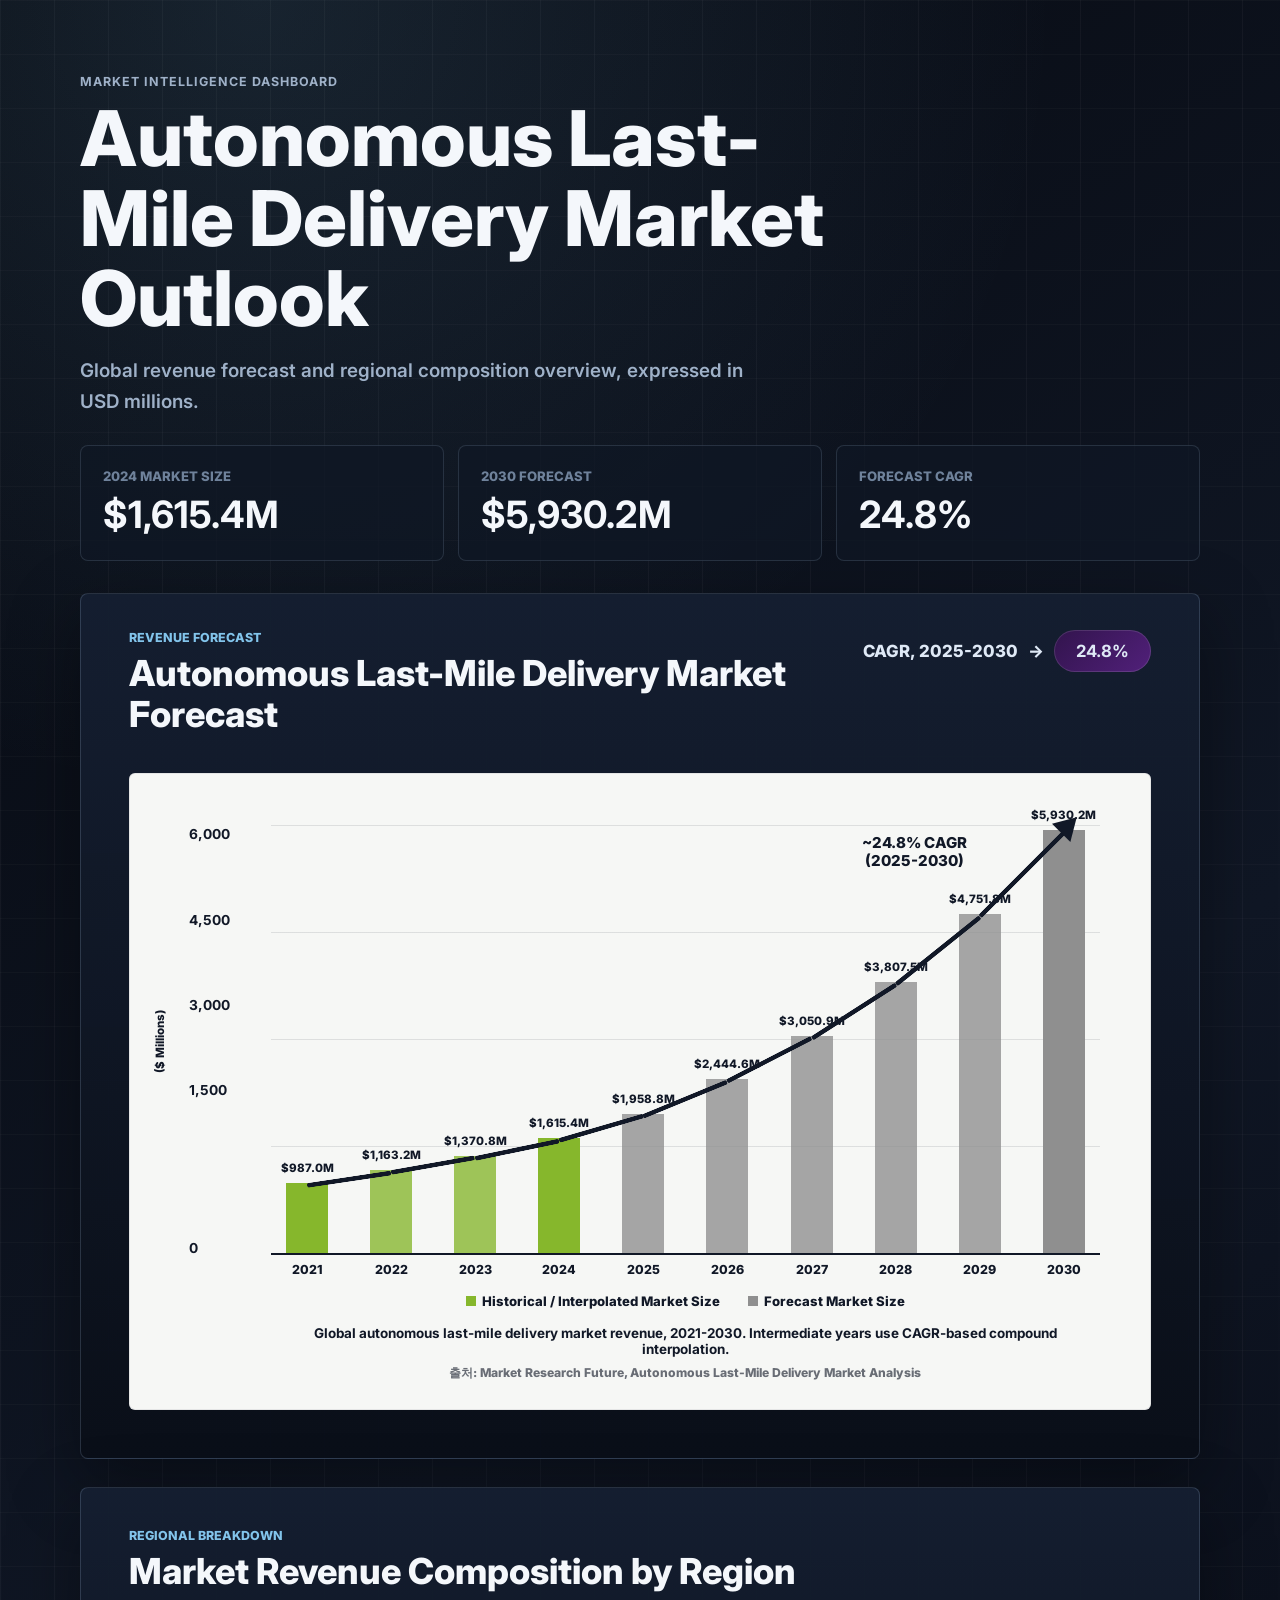
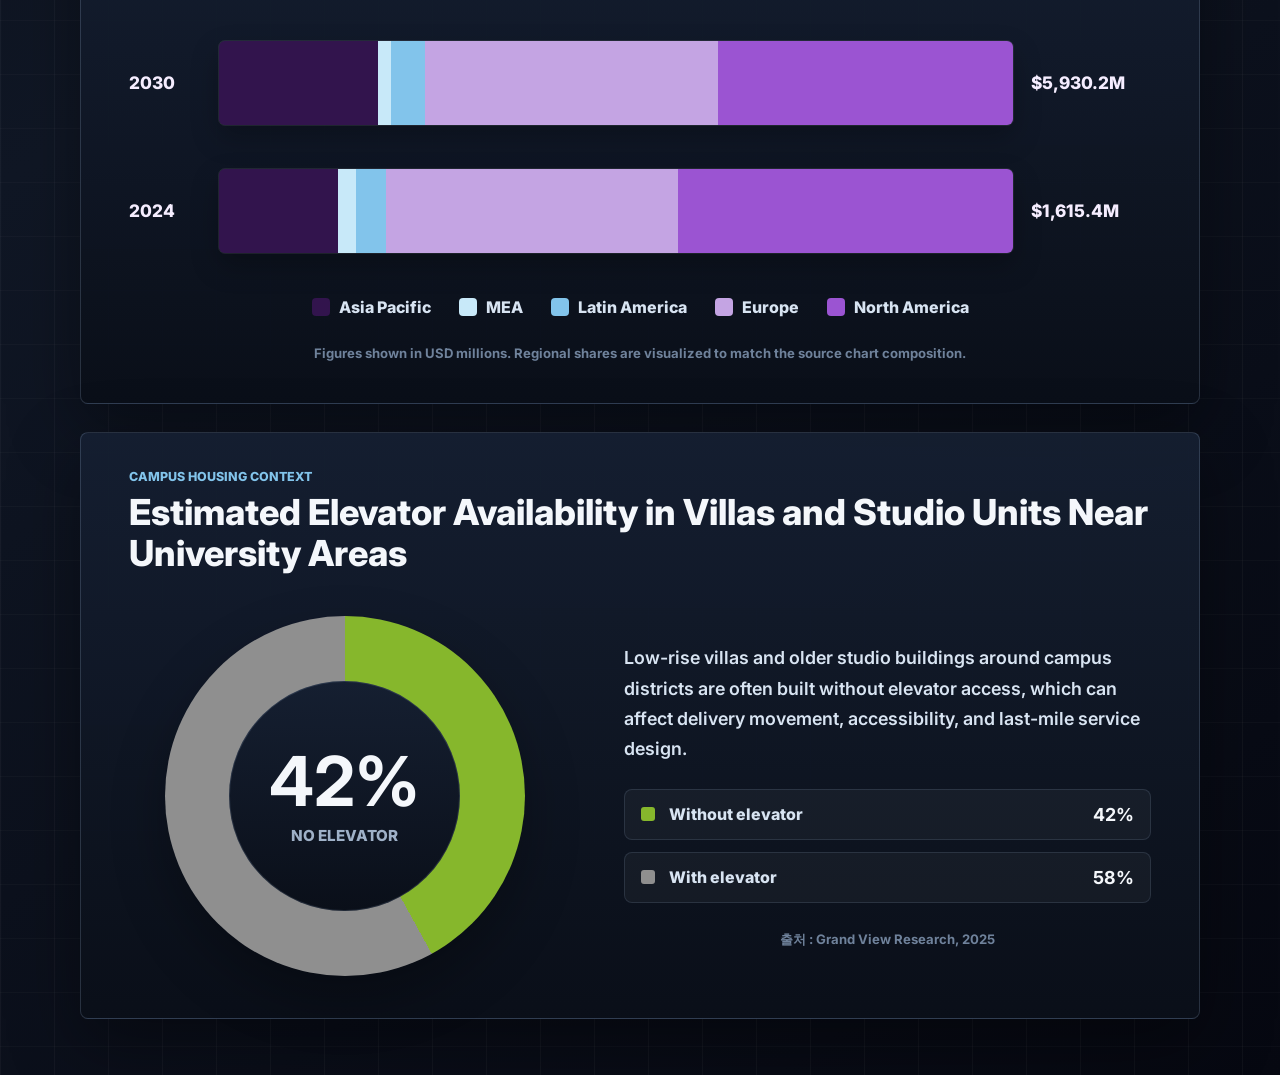
<file: index.html>
<!doctype html>
<html lang="ko">
  <head>
    <meta charset="utf-8">
    <meta name="viewport" content="width=device-width, initial-scale=1">
    <meta http-equiv="refresh" content="0; url=presentaion/">
    <title>Autonomous Last-Mile Delivery Market Outlook</title>
  </head>
  <body>
    <p><a href="presentaion/">Autonomous Last-Mile Delivery Market Outlook</a></p>
  </body>
</html>
</file>
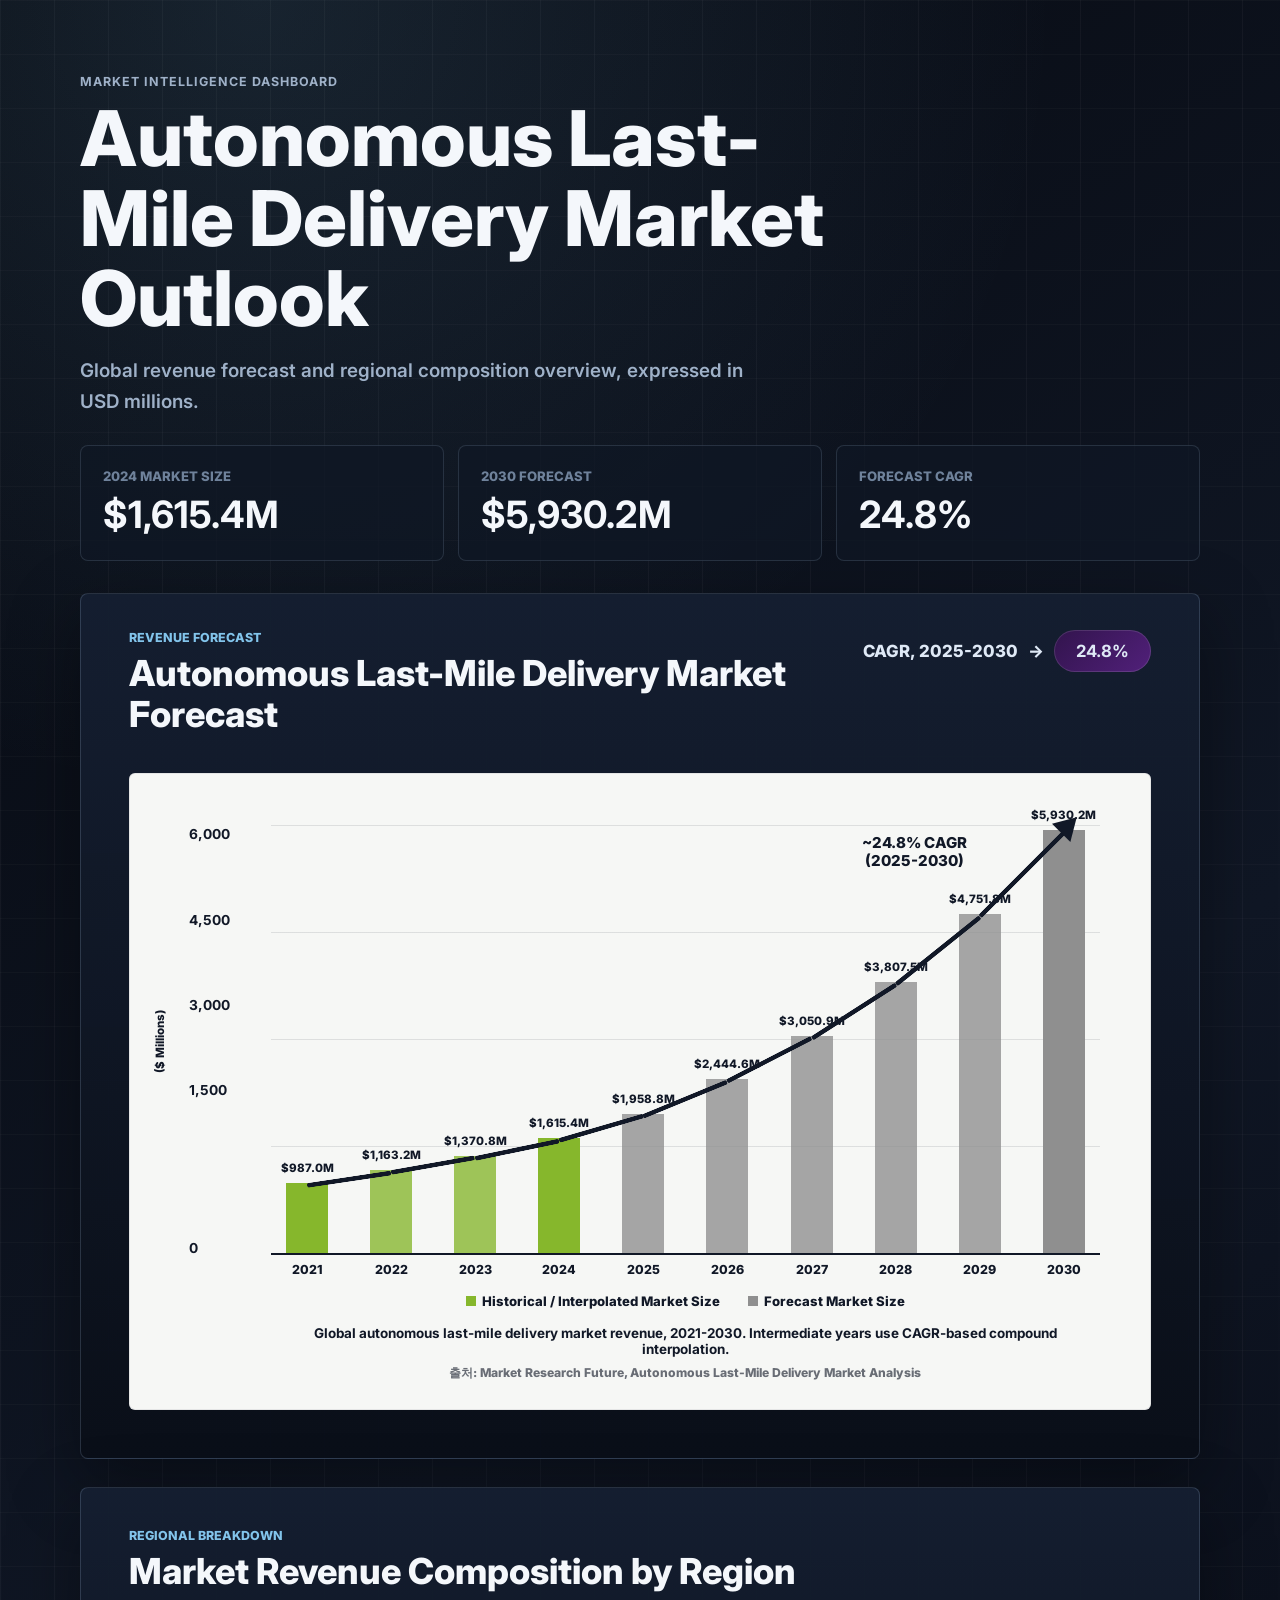
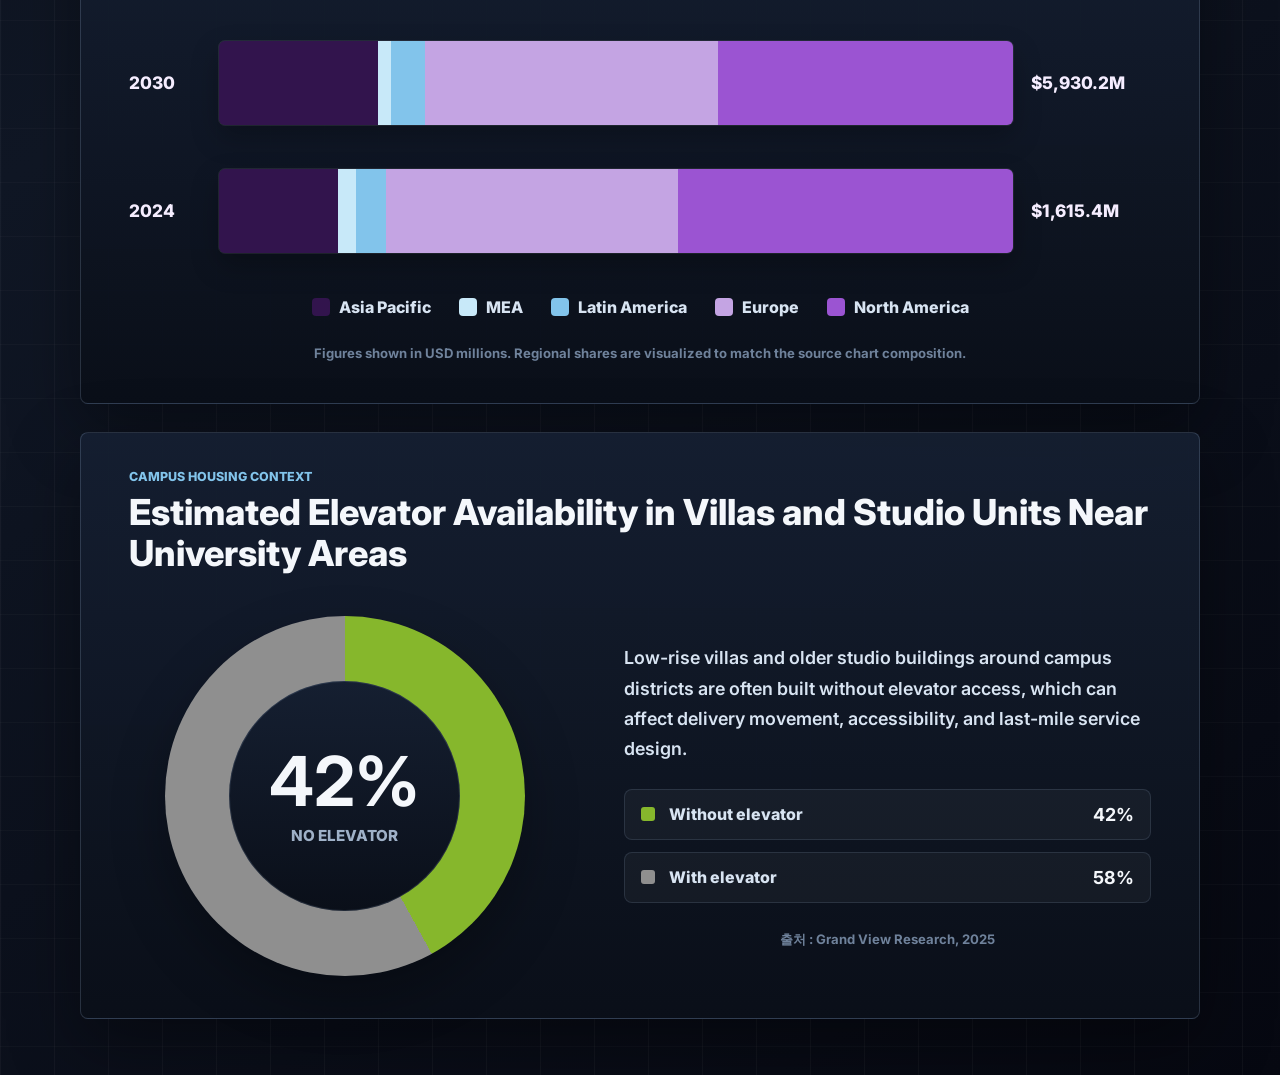
<file: presentaion/index.html>
<!doctype html>
<html lang="ko">
  <head>
    <meta charset="utf-8">
    <meta name="viewport" content="width=device-width, initial-scale=1">
    <title>Autonomous Last-Mile Delivery Market Outlook</title>
    <link rel="preconnect" href="https://fonts.googleapis.com">
    <link rel="preconnect" href="https://fonts.gstatic.com" crossorigin>
    <link href="https://fonts.googleapis.com/css2?family=Inter:wght@500;600;700;800&display=swap" rel="stylesheet">
    <link rel="stylesheet" href="style.css?v=20260602-arrow-polyline">
  </head>
  <body>
    <main class="page-shell">
      <section class="hero">
        <p class="eyebrow">Market Intelligence Dashboard</p>
        <h1>Autonomous Last-Mile Delivery Market Outlook</h1>
        <p class="hero-copy">Global revenue forecast and regional composition overview, expressed in USD millions.</p>
        <div class="kpi-grid" aria-label="Key market indicators">
          <div class="kpi-card">
            <span>2024 Market Size</span>
            <strong>$1,615.4M</strong>
          </div>
          <div class="kpi-card">
            <span>2030 Forecast</span>
            <strong>$5,930.2M</strong>
          </div>
          <div class="kpi-card">
            <span>Forecast CAGR</span>
            <strong>24.8%</strong>
          </div>
        </div>
      </section>

      <section class="chart-panel report-panel" aria-labelledby="market-title">
        <div class="panel-heading">
          <div>
            <p class="section-kicker">Revenue Forecast</p>
            <h2 id="market-title">Autonomous Last-Mile Delivery Market Forecast</h2>
          </div>
          <div class="cagr-badge" aria-label="CAGR 2025 to 2030 is 24.8 percent">
            <span>CAGR, 2025-2030</span>
            <span aria-hidden="true">&rarr;</span>
            <strong>24.8%</strong>
          </div>
        </div>

        <div class="report-chart" role="img" aria-label="Autonomous last-mile delivery market forecast from 2021 to 2030, with 24.8 percent CAGR from 2025 to 2030.">
          <div class="axis-title">($ Millions)</div>
          <div class="report-y-axis" aria-hidden="true">
            <span>6,000</span>
            <span>4,500</span>
            <span>3,000</span>
            <span>1,500</span>
            <span>0</span>
          </div>
          <div class="report-plot">
            <div class="trend-arrow-layer" id="trend-arrow-layer" aria-hidden="true"></div>
            <div class="cagr-note">~24.8% CAGR<br>(2025-2030)</div>
            <div class="report-bars" id="market-bars"></div>
          </div>
          <div class="report-legend" aria-label="Market forecast legend">
            <span><i class="legend-green"></i>Historical / Interpolated Market Size</span>
            <span><i class="legend-gray"></i>Forecast Market Size</span>
          </div>
          <p class="report-caption">Global autonomous last-mile delivery market revenue, 2021-2030. Intermediate years use CAGR-based compound interpolation.</p>
          <p class="chart-source">출처: Market Research Future, Autonomous Last-Mile Delivery Market Analysis</p>
        </div>
      </section>

      <section class="chart-panel region-panel" aria-labelledby="region-title">
        <div class="panel-heading">
          <div>
            <p class="section-kicker">Regional Breakdown</p>
            <h2 id="region-title">Market Revenue Composition by Region</h2>
          </div>
        </div>
        <div class="region-chart" id="region-chart" aria-label="Regional stacked bars for 2024 and 2030"></div>
        <div class="legend" id="legend" aria-label="Region color legend"></div>
        <p class="source-note">Figures shown in USD millions. Regional shares are visualized to match the source chart composition.</p>
      </section>

      <section class="chart-panel housing-panel" aria-labelledby="housing-title">
        <div class="panel-heading">
          <div>
            <p class="section-kicker">Campus Housing Context</p>
            <h2 id="housing-title">Estimated Elevator Availability in Villas and Studio Units Near University Areas</h2>
          </div>
        </div>
        <div class="housing-grid">
          <div class="donut-chart" id="housing-donut" role="img" aria-label="Estimated share of villa and studio units near university areas without elevators.">
            <div class="donut-center">
              <strong>42%</strong>
              <span>No Elevator</span>
            </div>
          </div>
          <div class="housing-copy">
            <p class="housing-lead">Low-rise villas and older studio buildings around campus districts are often built without elevator access, which can affect delivery movement, accessibility, and last-mile service design.</p>
            <div class="housing-stats" id="housing-stats"></div>
            <p class="source-note">출처 : Grand View Research, 2025</p>
          </div>
        </div>
      </section>
    </main>

    <script src="script.js?v=20260602-dom-arrow"></script>
  </body>
</html>
</file>
<file: presentaion/style.css>
:root {
  --bg: #080b12;
  --panel: #101725;
  --panel-strong: #151f31;
  --text: #f4f7fb;
  --muted: #9fb1c8;
  --subtle: #6f829b;
  --grid: rgba(210, 224, 242, 0.13);
  --purple-deep: #32144d;
  --blue-pale: #c8e9f9;
  --blue: #82c4eb;
  --lavender: #c4a4e3;
  --violet: #9b54d2;
}

* {
  box-sizing: border-box;
}

body {
  margin: 0;
  min-height: 100vh;
  background:
    linear-gradient(90deg, rgba(255, 255, 255, 0.035) 1px, transparent 1px),
    linear-gradient(180deg, rgba(255, 255, 255, 0.025) 1px, transparent 1px),
    radial-gradient(circle at 20% 0%, rgba(130, 196, 235, 0.13), transparent 28%),
    linear-gradient(145deg, #070a11 0%, #101725 50%, #060811 100%);
  background-size: 54px 54px, 54px 54px, auto, auto;
  color: var(--text);
  font-family: Inter, Arial, sans-serif;
}

.page-shell {
  width: min(1120px, calc(100% - 32px));
  margin: 0 auto;
  padding: 56px 0;
}

.hero {
  padding: 18px 0 32px;
}

.hero h1 {
  width: min(820px, 100%);
  margin: 10px 0 0;
  color: var(--text);
  font-size: clamp(2.25rem, 6vw, 5rem);
  font-weight: 800;
  line-height: 1.04;
  letter-spacing: 0;
}

.hero-copy {
  width: min(680px, 100%);
  margin: 16px 0 0;
  color: var(--muted);
  font-size: clamp(1rem, 2vw, 1.18rem);
  font-weight: 600;
  line-height: 1.65;
}

.kpi-grid {
  display: grid;
  grid-template-columns: repeat(3, 1fr);
  gap: 14px;
  margin-top: 28px;
}

.kpi-card {
  min-height: 116px;
  padding: 22px;
  background: rgba(16, 23, 37, 0.74);
  border: 1px solid rgba(179, 206, 236, 0.15);
  border-radius: 8px;
}

.kpi-card span {
  display: block;
  color: var(--subtle);
  font-size: 0.82rem;
  font-weight: 800;
  text-transform: uppercase;
}

.kpi-card strong {
  display: block;
  margin-top: 12px;
  color: var(--text);
  font-size: clamp(1.55rem, 3vw, 2.35rem);
  line-height: 1;
}

.chart-panel {
  background:
    linear-gradient(180deg, rgba(21, 31, 49, 0.96), rgba(10, 15, 25, 0.98));
  border: 1px solid rgba(179, 206, 236, 0.18);
  border-radius: 8px;
  box-shadow: 0 24px 70px rgba(0, 0, 0, 0.38);
  padding: 36px clamp(18px, 4vw, 48px) 42px;
}

.chart-panel + .chart-panel {
  margin-top: 28px;
}

.panel-heading {
  display: flex;
  align-items: flex-start;
  justify-content: space-between;
  gap: 22px;
  text-align: left;
}

.eyebrow {
  margin: 0;
  color: var(--muted);
  font-size: 0.78rem;
  font-weight: 700;
  letter-spacing: 0.08em;
  text-transform: uppercase;
}

h2 {
  margin: 0;
  color: var(--text);
  font-size: clamp(1.42rem, 2.8vw, 2.35rem);
  font-weight: 800;
  line-height: 1.15;
  letter-spacing: 0;
}

.section-kicker {
  margin: 0 0 8px;
  color: #82c4eb;
  font-size: 0.78rem;
  font-weight: 800;
  text-transform: uppercase;
}

.cagr-badge {
  display: inline-flex;
  align-items: center;
  gap: 10px;
  color: #dfe9f6;
  font-size: clamp(0.88rem, 2vw, 1.05rem);
  font-weight: 800;
  white-space: nowrap;
}

.cagr-badge strong {
  display: inline-flex;
  align-items: center;
  min-height: 42px;
  padding: 0 22px;
  border-radius: 999px;
  background: linear-gradient(135deg, #32144d, #51207a);
  box-shadow: inset 0 0 0 1px rgba(255, 255, 255, 0.12);
}

.report-panel {
  padding-bottom: 48px;
}

.report-chart {
  position: relative;
  display: grid;
  grid-template-columns: 96px 1fr;
  grid-template-rows: auto auto auto;
  gap: 0 20px;
  margin-top: 38px;
  padding: 52px clamp(22px, 4vw, 60px) 28px 26px;
  color: #111827;
  background: #f6f7f5;
  border-radius: 6px;
  box-shadow: inset 0 0 0 1px rgba(17, 24, 39, 0.08);
}

.axis-title {
  position: absolute;
  left: 24px;
  top: 47%;
  color: #111827;
  font-size: 0.72rem;
  font-weight: 800;
  transform: rotate(-90deg);
  transform-origin: left top;
}

.report-y-axis {
  display: grid;
  grid-row: 1;
  grid-column: 1;
  grid-template-rows: repeat(5, 1fr);
  height: 430px;
  padding-top: 3px;
  padding-left: 34px;
  color: #111827;
  font-size: clamp(0.68rem, 1.5vw, 0.86rem);
  font-weight: 700;
}

.report-y-axis span {
  line-height: 1;
}

.report-y-axis span:last-child {
  align-self: end;
}

.report-plot {
  position: relative;
  grid-row: 1;
  grid-column: 2;
  height: 430px;
  border-bottom: 2px solid #111827;
  background: repeating-linear-gradient(
    to bottom,
    rgba(17, 24, 39, 0.11) 0,
    rgba(17, 24, 39, 0.11) 1px,
    transparent 1px,
    transparent 25%
  );
  overflow: visible;
}

.report-bars {
  position: absolute;
  inset: 0;
  z-index: 1;
  display: grid;
  grid-template-columns: repeat(10, 1fr);
  align-items: end;
  gap: clamp(8px, 2vw, 24px);
  padding: 0 6px;
}

.report-bar-group {
  position: relative;
  display: flex;
  align-items: flex-end;
  justify-content: center;
  height: 100%;
}

.report-bar {
  width: min(100%, 42px);
  min-width: 12px;
  background: #8f8f8f;
}

.report-bar.historical {
  background: #86b72c;
}

.report-bar-group.estimated .report-bar {
  opacity: 0.78;
}

.report-bar-group.known .report-bar {
  opacity: 1;
}

.report-year {
  position: absolute;
  bottom: -24px;
  color: #111827;
  font-size: clamp(0.62rem, 1.45vw, 0.78rem);
  font-weight: 800;
}

.report-value {
  position: absolute;
  bottom: calc(var(--bar-height) + 8px);
  z-index: 5;
  color: #111827;
  font-size: clamp(0.58rem, 1.25vw, 0.72rem);
  font-weight: 800;
  opacity: 1;
  transform: none;
  white-space: nowrap;
}

.report-bar-group:hover .report-value {
  opacity: 1;
}

.trend-arrow-layer {
  position: absolute;
  inset: 0;
  z-index: 4;
  pointer-events: none;
}

.trend-segment {
  position: absolute;
  height: 0;
  border-top: 5px solid #111827;
  border-radius: 999px;
  transform-origin: left center;
}

.trend-arrow-head {
  position: absolute;
  width: 0;
  height: 0;
  border-top: 13px solid transparent;
  border-bottom: 13px solid transparent;
  border-left: 22px solid #111827;
  transform-origin: 4px center;
}

.cagr-note {
  position: absolute;
  left: 75%;
  top: 2%;
  z-index: 3;
  color: #111827;
  font-size: clamp(0.72rem, 1.55vw, 0.94rem);
  font-weight: 800;
  line-height: 1.18;
  text-align: center;
  transform: translateX(-50%);
  white-space: nowrap;
}

.report-legend {
  grid-column: 2;
  display: flex;
  justify-content: center;
  gap: 28px;
  margin-top: 38px;
  color: #111827;
  font-size: clamp(0.68rem, 1.55vw, 0.82rem);
  font-weight: 800;
}

.report-legend span {
  display: inline-flex;
  align-items: center;
  gap: 6px;
}

.report-legend i {
  width: 10px;
  height: 10px;
  display: inline-block;
}

.legend-green {
  background: #86b72c;
}

.legend-gray {
  background: #8f8f8f;
}

.report-caption {
  grid-column: 2;
  margin: 16px auto 0;
  max-width: 780px;
  color: #111827;
  font-size: clamp(0.7rem, 1.55vw, 0.84rem);
  font-weight: 700;
  text-align: center;
}

.chart-source {
  grid-column: 2;
  margin: 8px 0 0;
  color: rgba(17, 24, 39, 0.62);
  font-size: clamp(0.64rem, 1.35vw, 0.76rem);
  font-weight: 800;
  text-align: center;
}

.region-panel {
  padding-top: 40px;
}

.region-chart {
  display: grid;
  gap: 44px;
  margin-top: 48px;
}

.region-row {
  display: grid;
  grid-template-columns: 72px 1fr 120px;
  align-items: center;
  gap: 18px;
}

.region-year,
.region-total {
  color: #f5edff;
  font-size: clamp(0.85rem, 1.8vw, 1.08rem);
  font-weight: 800;
}

.region-total {
  text-align: left;
  white-space: nowrap;
}

.stack-track {
  width: 100%;
  height: 84px;
}

.stack-bar {
  display: flex;
  height: 100%;
  overflow: hidden;
  border-radius: 6px;
  background: rgba(255, 255, 255, 0.08);
  box-shadow: 0 12px 28px rgba(0, 0, 0, 0.25);
  outline: 1px solid rgba(255, 255, 255, 0.08);
}

.segment {
  min-width: 4px;
  height: 100%;
}

.legend {
  display: flex;
  flex-wrap: wrap;
  justify-content: center;
  gap: 16px 28px;
  margin-top: 44px;
}

.legend-item {
  display: inline-flex;
  align-items: center;
  gap: 9px;
  color: #d8e4f2;
  font-size: clamp(0.84rem, 1.8vw, 1rem);
  font-weight: 800;
}

.legend-swatch {
  width: 18px;
  height: 18px;
  border-radius: 4px;
}

.source-note {
  margin: 28px 0 0;
  color: var(--subtle);
  font-size: 0.82rem;
  font-weight: 700;
  text-align: center;
}

.housing-panel {
  margin-top: 28px;
}

.housing-grid {
  display: grid;
  grid-template-columns: minmax(260px, 0.9fr) 1.1fr;
  align-items: center;
  gap: clamp(26px, 5vw, 64px);
  margin-top: 42px;
}

.donut-chart {
  position: relative;
  width: min(100%, 360px);
  aspect-ratio: 1;
  margin: 0 auto;
  border-radius: 50%;
  background: conic-gradient(#86b72c 0 42%, #8f8f8f 42% 100%);
  box-shadow: 0 24px 54px rgba(0, 0, 0, 0.28);
}

.donut-chart::before {
  content: "";
  position: absolute;
  inset: 18%;
  border-radius: 50%;
  background: linear-gradient(180deg, #151f31, #0a0f19);
  box-shadow: inset 0 0 0 1px rgba(179, 206, 236, 0.14);
}

.donut-center {
  position: absolute;
  inset: 0;
  display: grid;
  place-content: center;
  text-align: center;
  z-index: 1;
}

.donut-center strong {
  color: var(--text);
  font-size: clamp(2.6rem, 6vw, 4.3rem);
  line-height: 1;
}

.donut-center span {
  margin-top: 10px;
  color: var(--muted);
  font-size: 0.95rem;
  font-weight: 800;
  text-transform: uppercase;
}

.housing-copy {
  min-width: 0;
}

.housing-lead {
  margin: 0;
  color: #d8e4f2;
  font-size: clamp(0.98rem, 2vw, 1.12rem);
  font-weight: 600;
  line-height: 1.7;
}

.housing-stats {
  display: grid;
  gap: 12px;
  margin-top: 24px;
}

.housing-stat {
  display: grid;
  grid-template-columns: 16px 1fr auto;
  align-items: center;
  gap: 12px;
  padding: 14px 16px;
  background: rgba(255, 255, 255, 0.04);
  border: 1px solid rgba(179, 206, 236, 0.13);
  border-radius: 8px;
}

.housing-stat i {
  width: 14px;
  height: 14px;
  border-radius: 3px;
}

.housing-stat span {
  color: #d8e4f2;
  font-weight: 800;
}

.housing-stat strong {
  color: var(--text);
  font-size: 1.12rem;
}

@media (max-width: 720px) {
  .page-shell {
    width: min(100% - 20px, 1120px);
    padding: 20px 0;
  }

  .chart-panel {
    padding: 26px 14px 30px;
  }

  .kpi-grid {
    grid-template-columns: 1fr;
  }

  .panel-heading {
    display: grid;
    justify-items: start;
  }

  .cagr-badge {
    white-space: normal;
  }

  .report-chart {
    grid-template-columns: 62px 1fr;
    gap: 0 8px;
    padding: 34px 10px 24px 8px;
  }

  .axis-title {
    left: 10px;
    font-size: 0.62rem;
  }

  .report-y-axis,
  .report-plot {
    height: 330px;
  }

  .report-y-axis {
    padding-left: 24px;
  }

  .report-bars {
    gap: 5px;
    padding: 0 2px;
  }

  .report-bar {
    min-width: 8px;
  }

  .cagr-note {
    left: 72%;
    top: 2%;
  }

  .trend-arrow-layer {
    inset: 0;
  }

  .report-legend {
    grid-column: 1 / -1;
    gap: 14px;
    margin-top: 38px;
  }

  .report-caption {
    grid-column: 1 / -1;
  }

  .chart-source {
    grid-column: 1 / -1;
  }

  .housing-grid {
    grid-template-columns: 1fr;
  }

  .donut-chart {
    width: min(100%, 300px);
  }

  .region-row {
    grid-template-columns: 52px 1fr;
    gap: 12px;
  }

  .region-total {
    grid-column: 2;
  }

  .stack-track {
    height: 58px;
  }
}
</file>
